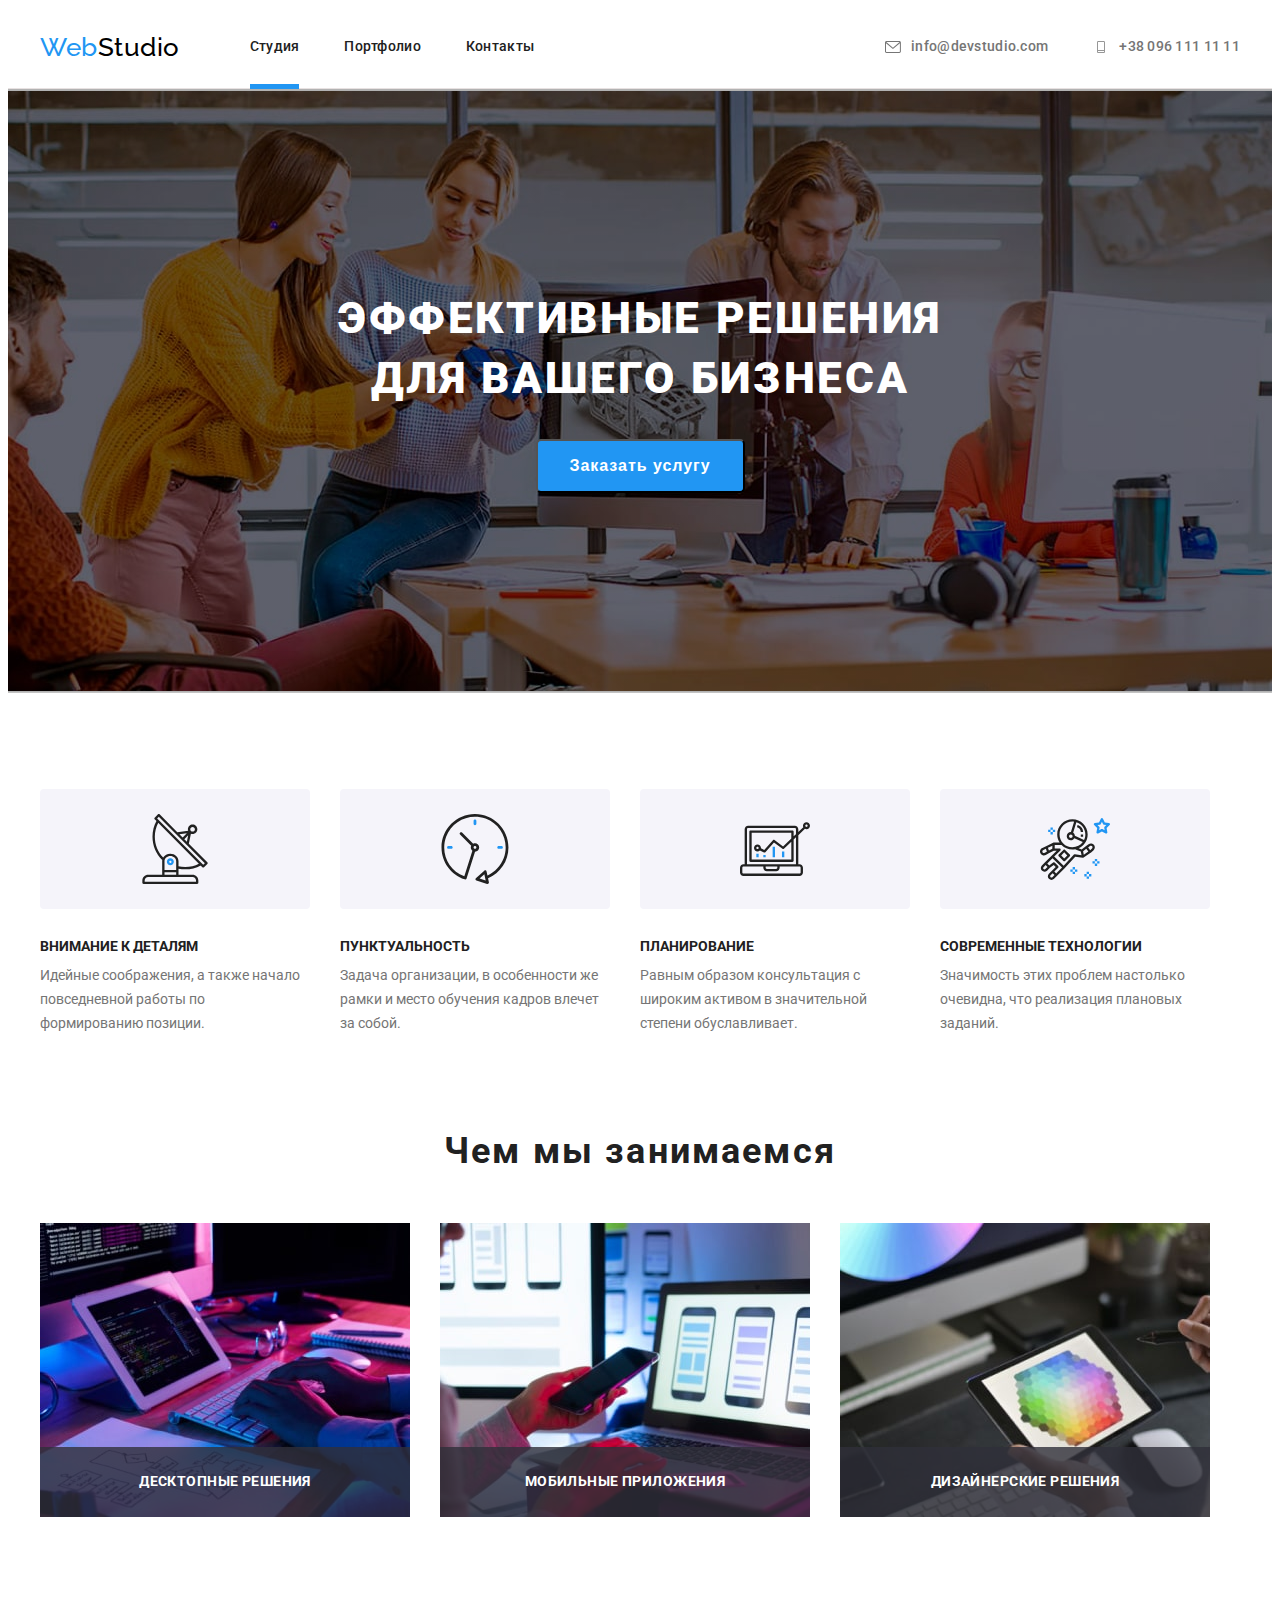
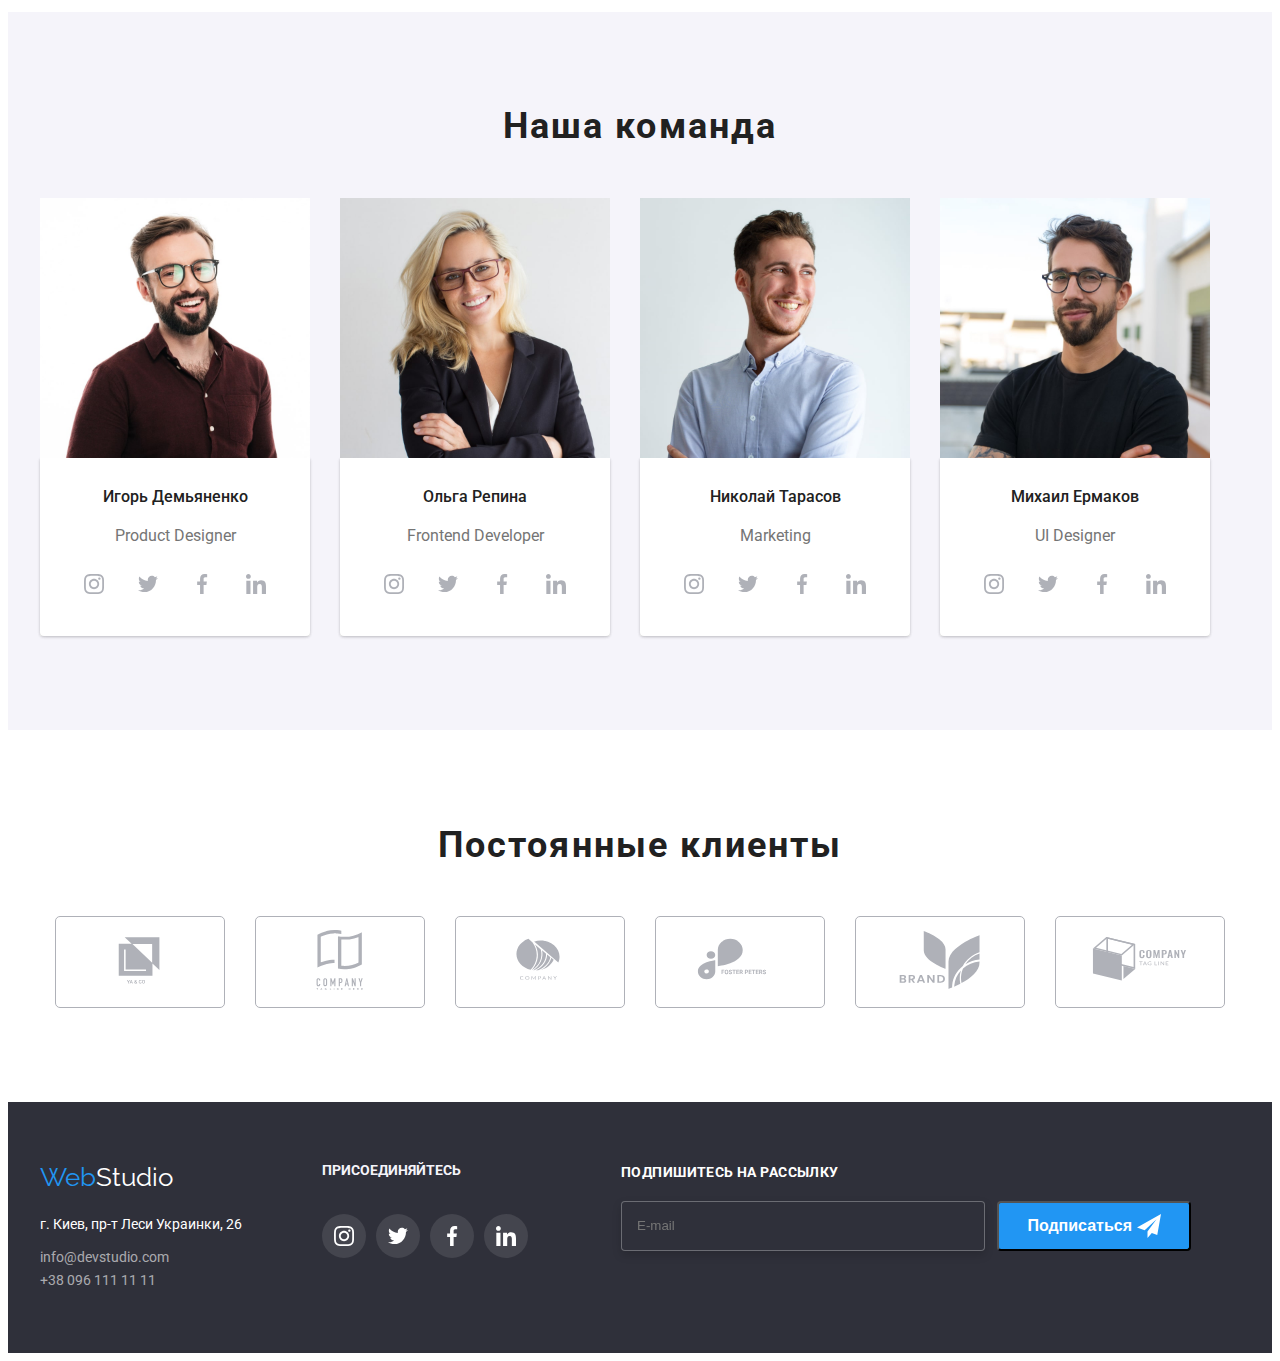
<file: index.html>
<!DOCTYPE html>
<html lang="ru">
<head>
    <meta charset="UTF-8">
    <meta http-equiv="X-UA-Compatible" content="IE=edge">
    <meta name="viewport" content="width=device-width, initial-scale=1.0">
    <title>Document</title>
    <link rel="preconnect" href="https://fonts.googleapis.com">
<link rel="preconnect" href="https://fonts.gstatic.com" crossorigin>
<link href="https://fonts.googleapis.com/css2?family=Raleway:wght@700&family=Roboto:wght@400;500;700;900&display=swap" rel="stylesheet">
<link rel="stylesheet" href="https://cdnjs.cloudflare.com/ajax/libs/modern-normalize/1.1.0/modern-normalize.min.css" integrity="sha512-wpPYUAdjBVSE4KJnH1VR1HeZfpl1ub8YT/NKx4PuQ5NmX2tKuGu6U/JRp5y+Y8XG2tV+wKQpNHVUX03MfMFn9Q==" crossorigin="anonymous" referrerpolicy="no-referrer" />
    <link rel="stylesheet" href="./css/main.css">
</head>
<body>
    <!--Шапка-->
    <header class="header">
       <div class="container headernav">
           <div class="site-navitems">
            <a href="" class="logo site-nav link"> <span class="span-logo">Web</span>Studio</a>
           </div>
          
            <nav class="navigation site-nav">
               <ul class="site-nav list">
                    <li class="site-navitems link underline"> <a href="./index.html" class="current-page linkheader link">Студия</a></li>
                    <li class="site-navitems link underline" >  <a href= "./portfolio.html" class=" linkheader link">Портфолио</a></li>
                    <li class="site-navitems link underline"> <a href="" class=" linkheader  link">Контакты</a></li>
               </ul>
            </nav>    
              <div class="contact site-nav">
                  <ul class="contact-nav list">
                      <li class="site-navitems tel"> 
                       
                          <a  href="mailto:info@devstudio.com" class="linkheader link">
                            <svg class="mail-icon" width="16" height="12"> 
                                <use href="./images/sprite.svg#envelope"></use>
                            </svg>
                              info@devstudio.com</a></li>
                      <li class="site-navitems tel">
                        
                           <a href="tel:+38096111111" class="linkheader link">
                            <svg class="phone-icon" width="16" height="12"> 
                                <use href="./images/sprite.svg#Vectorphone "></use>
                            </svg>
                               +38 096 111 11 11</a></li>
                  </ul>
               </div>
       </div>
      
    </header>
    <main>
        <!-- Секция заговолок-->
           <section class="section">
               <h1 class="main-title">Эффективные решения <br> для вашего бизнеса</h1>
               <button type="button" class="button"data-modal-open> Заказать услугу</button>
               <div class="backdrop is-hidden"data-modal>
                   <div class="modal">
                       <button type="button" class="btn-modal-close"data-modal-close>
                        <div>
                            <svg class="description-icon" width="18" height="18"> 
                                <use href="./images/sprite.svg#close-black"></use>
                            </svg>
                         </div>
                       </button>
                       

                      <!-- Форма -->
                      <form action="" class="form">
                        <b>Оставте свои даные, мы вам перезвоним</b>
                          <ul class="form-info">
                              <li class="form-contact">
                                  <label class="label-form" for="name"> Имя</label>
                                  <input class="input-form" type="text" name="name" id="name">
                                  <svg class="icon-form" width="18" height="18">
                                      <use href="./images/sprite.svg#person"></use>
                                  </svg>
                                  
                              </li>
                              <li class="form-contact">
                                <label class="label-form" for="tel"> Телефон</label>
                                <input class="input-form" type="tel" name="tel" id="tel">
                                <svg class="icon-form" width="18" height="18">
                                    <use href="./images/sprite.svg#tel"></use>
                                </svg>
                              </li>
                              <li class="form-contact" >
                                <label class="label-form" for="email"> Почта</label>
                                <input class="input-form" type="email" name="email" id="email">
                                <svg class="icon-form" width="18" height="18">
                                    <use href="./images/sprite.svg#email"></use>
                                </svg>
                              </li>
                              <li class="form-contact" >
                                <label for="comment" class="label-form">Комментарий</label>
                                <textarea class="textarea" name="comment" id="comment" placeholder="Введите текст"></textarea>
                              </li>

                          </ul>

                          <div class="checkbox-inform">
                              <input class="checkbox" type="checkbox" value="policy" name="policy" id="policy">
                              
                              <label class="checkbox-label" for="policy">Соглашаюсь с рассылкой и принимаю</label>
                              <a href=" "> Условия договора</a>
                          </div>
                          <button class="form-btn" type="submit">Отправить</button>
                      </form>

                   </div>
               </div>
           </section>

              <!-- Секция-описание -->
         <section class="servies"> 
             <div class="container">
                <h2 class="visually-hidden"> Услуги бизнеса</h2>
                <ul class="title-second list">
                   <li class="servies-li">
                     <div class="icon-image" width="270" height="120">
                        <svg class="description-icon" width="70" height="70"> 
                            <use href="./images/sprite.svg#antenna"></use>
                        </svg>
                     </div>
                     <h3 class="second-title">Внимание к деталям</h3>
                        <p class="section-description" > Идейные соображения, а также начало повседневной работы по формированию позиции.</p>
                   </li>
                     <li class="servies-li" >
                        <div class="icon-image" width="270" height="120">
                            <svg class="description-icon" width="70" height="70"> 
                                <use href="./images/sprite.svg#clock"></use>
                            </svg>
                         </div>
                     <h3 class="second-title">Пунктуальность</h3> 
                     <p class="section-description" > Задача организации, в особенности же рамки и место обучения кадров влечет за собой. </p>
                      </li>
                    <li class="servies-li" >
                        <div class="icon-image" width="270" height="120">
                            <svg class="description-icon" width="70" height="70"> 
                                <use href="./images/sprite.svg#diagram"></use>
                            </svg>
                         </div>
                    <h3 class="second-title">Планирование</h3>
                    <p class="section-description">Равным образом консультация с широким активом в значительной степени обуславливает.</p>
                 </li>
                <li class="servies-li" >
                    <div class="icon-image" width="270" height="120">
                        <svg class="description-icon" width="70" height="70"> 
                            <use href="./images/sprite.svg#astronaut"> </use>
                        </svg>
                     </div>
                    <h3 class="second-title" >Современные технологии</h3>
                    <p class="section-description" >Значимость этих проблем настолько очевидна, что реализация плановых заданий.</p>
                 </li>
                </ul>
             </div>
                
         </section>
           
          
       <!--Секция описание услуг-->
       <section class="imgsection">
           <div class=" container ">
            <h2 class=" section-title img" >Чем мы занимаемся</h2>
            <ul class=" imgtitle list">
                <li class="itemsimg"> <img src="./images/image1.jpg" alt="печатает на компе" width="370" height="294">
                <div class="overley-text">
                    <p>Десктопные решения</p>
                </div>
            </li>
                <li class="itemsimg" > <img src="./images/image2.jpg" alt="ввод даных" width="370" height="294">
                    <div class="overley-text">
                        <p>Мобильные приложения</p>
                    </div>
            </li>
                <li class="itemsimg" ><img src="./images/image3.jpg" alt="просмотр страниц" width="370" height="294">
                    <div class="overley-text">
                        <p>Дизайнерские решения</p>
                    </div>
            </li>
            </ul>
           </div>  
       </section>
       <!--Команда-->
       <section class="teamsection">
           <div class="container">
            <h2 class="section-title team">Наша команда</h2>
            <ul class=" teamtitle list">
                <li class="itemsimg image" > 
                    <img src="./images/img1.jpg" alt="Игорь" width="270" height="260">
                    <div class="comanda">
                        <h3 class="second-title name">Игорь Демьяненко</h3>
                         <p class="page-name">Product Designer </p>
                         <ul class="icon-contacts">
                            <li class="icon-team"width="206" height="44">
                                <a href="" class="icon-team-link">
                                <svg class="iconteam" width="20" height="20">
                                 <use href="./images/sprite.svg#instagram"></use>
                             </svg></a>
                         </li>
                             <li class="icon-team"width="206" height="44">
                                <a href="" class="icon-team-link">
                                <svg class="iconteam" width="20" height="20">
                                 <use href="./images/sprite.svg#twitter"></use>
                             </svg></a>
                            </li>
 
                            <li class="icon-team"width="206" height="44">
                             <a href="" class="icon-team-link">
                             <svg class="iconteam" width="20" height="20">
                                 <use href="./images/sprite.svg#facebook"></use>
                             </svg></a>
                         </li> 
 
                         <li class="icon-team"width="206" height="44">
                             <a href="" class="icon-team-link">
                             <svg class="iconteam" width="20" height="20">
                                 <use href="./images/sprite.svg#linkedin"></use>
                             </svg></a>
                         </li>
                         </ul>
                        </div>
                    
                      </li>
                       <li class="itemsimg image">
                        <img src="./images/img2.jpg" alt="Ольга" width="270" height="260">
                        <div class="comanda"> 
                        <h3 class="second-title name">Ольга Репина</h3>
                      <p class="page-name" >Frontend Developer</p>
                      <ul class="icon-contacts">
                        <li class="icon-team"width="206" height="44">
                            <a href="" class="icon-team-link">
                            <svg class="iconteam" width="20" height="20">
                             <use href="./images/sprite.svg#instagram"></use>
                         </svg></a>
                     </li>
                   <li class="icon-team"width="206" height="44">
                            <a href="" class="icon-team-link">
                            <svg class="iconteam" width="20" height="20">
                             <use href="./images/sprite.svg#twitter"></use>
                         </svg></a>
                        </li>

                        <li class="icon-team"width="206" height="44">
                         <a href="" class="icon-team-link">
                         <svg class="iconteam" width="20" height="20">
                             <use href="./images/sprite.svg#facebook"></use>
                         </svg></a>
                     </li> 

                     <li class="icon-team"width="206" height="44">
                         <a href="" class="icon-team-link">
                         <svg class="iconteam" width="20" height="20">
                             <use href="./images/sprite.svg#linkedin"></use>
                         </svg></a>
                     </li>
                     </ul>
                     </div>
                     
                </li>
                <li class="itemsimg image">
                    <img src="./images/img3.jpg" alt="Николай" width="270" height="260">
                    <div class="comanda" >
                        <h3 class="second-title name">Николай Тарасов</h3>
                        <p class="page-name" >Marketing</p>
                        <ul class="icon-contacts">
                            <li class="icon-team"width="206" height="44">
                                <a href="" class="icon-team-link">
                                <svg class="iconteam" width="20" height="20">
                                 <use href="./images/sprite.svg#instagram"></use>
                             </svg>
                            </a>
                         </li>
                       <li class="icon-team"width="206" height="44">
                                <a href="" class="icon-team-link">
                                <svg class="iconteam" width="20" height="20">
                                 <use href="./images/sprite.svg#twitter"></use>
                             </svg>
                            </a>
                            </li>
 
                            <li class="icon-team"width="206" height="44">
                             <a href="" class="icon-team-link">
                             <svg class="iconteam" width="20" height="20">
                                 <use href="./images/sprite.svg#facebook"></use>
                             </svg></a>
                         </li> 
 
                         <li class="icon-team"width="206" height="44">
                             <a href="" class="icon-team-link">
                             <svg class="iconteam" width="20" height="20">
                                 <use href="./images/sprite.svg#linkedin"></use>
                             </svg></a>
                         </li>
                         </ul>

                    </div>
                      
                 </li>
                <li class="itemsimg image" >
                    <img src="./images/img4.jpg" alt="Михаил" width="270" height="260">
                    <div class="comanda" >
                        <h3 class="second-title name" >Михаил Ермаков</h3>
                       <p class="page-name">UI Designer</p>

                       <ul class="icon-contacts">
                           <li class="icon-team"width="206" height="44">
                               <a href="" class="icon-team-link">
                               <svg class="iconteam" width="20" height="20">
                                <use href="./images/sprite.svg#instagram"></use>
                               </svg></a>
                            </li>
                           <li class="icon-team" width="206" height="44">
                               <a href="" class="icon-team-link">
                               <svg class="iconteam" width="20" height="20">
                                <use href="./images/sprite.svg#twitter"></use>
                               </svg></a>
                           </li>

                           <li class="icon-team"width="206" height="44">
                                <a href="" class="icon-team-link">
                               <svg class="iconteam" width="20" height="20">
                                <use href="./images/sprite.svg#facebook"></use>
                               </svg></a>
                        </li> 

                        <li class="icon-team"width="206" height="44">
                            <a href="" class="icon-team-link">
                            <svg class="iconteam" width="20" height="20">
                                <use href="./images/sprite.svg#linkedin"></use>
                            </svg></a>
                        </li>
                        </ul>
                   </div>
                    </div>    
                  </li>
            </ul>
        </div>
       </section>
 
       <section class="clients">
           <div class="container">
            <h2 class="section-title team titleclient">Поcтоянные клиенты</h2>
            <ul class="client-section">
                <li class="client-list">
                 <button class="client-icon-button"></a>
                  <svg class="client-icon" width="106" height="60"> 
                  <use href="./images/sprite.svg#Logo-YACO"> </use>
                  </svg>
                </li>
                <li class="client-list" >
                 <button class="client-icon-button">
                  <svg class="client-icon" width="106" height="60"> 
                  <use href="./images/sprite.svg#groupcompanytagline"> </use>
                  </svg>
                </li>
 
                <li class="client-list">
                  <button class="client-icon-button">
                  <svg class="client-icon" width="106" height="60"> 
                  <use href="./images/sprite.svg#Logocomp"> </use>
                  </svg>
                </li>
 
                <li class="client-list" >
                 <button class="client-icon-button">
                  <svg class="client-icon" width="106" height="60"> 
                  <use href="./images/sprite.svg#Logofoster"> </use>
                  </svg>
                </li>
 
                <li class="client-list" >
                 <button class="client-icon-button">
                  <svg class="client-icon" width="106" height="60"> 
                  <use href="./images/sprite.svg#groupbrand"> </use>
                  </svg>
                </li>
 
                <li class="client-list" >
                 <button class="client-icon-button">
                  <svg class="client-icon" width="106" height="60"> 
                  <use href="./images/sprite.svg#Logocompany"> </use>
                  </svg>
                </li>
                
            </ul>
           </div>
       </section>
    </main>

    <!-- Подвал-->
    <footer class=" footer">
        <div class="container">
          <div class="footerlistlogo">
              <div class="logolistfooter">
                <a href=""class="logo"> <span class="span-logo">Web</span>Studio</a>
                <address class=" adress footer-list">
                   <a href="https://goo.gl/maps/pzxFoQpz3jLBa3jg6" target="_blank" rel="noopener norefferrer" class="address">г. Киев, пр-т Леси Украинки, 26</a>
                  </address>
                 <div class="footer-list">
                <ul class="contact-navfooter list" >
                  <li> <a href="mailto:info@devstudio.com"class="tellfooter link">info@devstudio.com</a></li>
                  <li > <a href="tel:+38096111111"class=" tellfooter link">+38 096 111 11 11</a></li>
                   </ul> 
           </div>
              </div>       
              <div class="iconfooter">
                <h2 class="title-footer">Присоединяйтесь</h2>
                <ul class="icon-contacts">
                    <li class="icon-teamfooter"width="206" height="44">
                        <a href="" class="icon-teamfooter-link">
                        <svg class="iconteam" width="20" height="20">
                         <use href="./images/sprite.svg#instagram"></use>
                        </svg></a>
                     </li>
                    <li class="icon-teamfooter" width="206" height="44">
                        <a href="" class="icon-teamfooter-link">
                        <svg class="iconteam" width="20" height="20">
                         <use href="./images/sprite.svg#twitter"></use>
                        </svg></a>
                    </li>
    
                    <li class="icon-teamfooter"width="206" height="44">
                         <a href="" class="icon-teamfooter-link">
                        <svg class="iconteam" width="20" height="20">
                         <use href="./images/sprite.svg#facebook"></use>
                        </svg></a>
                 </li> 
    
                 <li class="icon-teamfooter"width="206" height="44">
                     <a href="" class="icon-teamfooter-link">
                     <svg class="iconteam" width="20" height="20">
                         <use href="./images/sprite.svg#linkedin"></use>
                     </svg></a>
                 </li>
                 </ul>
           </div>
           <!--Форма подписки-->
        <div class="subscribe ">
            <b>Подпишитесь на рассылку</b>
            <div class="subscribe-input">
                <input type="email" name="email" placeholder="E-mail" class="sub-field">
                 <button class="subscribe-btn">Подписаться</button>
            </div>
        </div>  


        </div>

      
       
    </footer>
  <script src="./js/modal.js"></script>
</body>

</html>
</file>
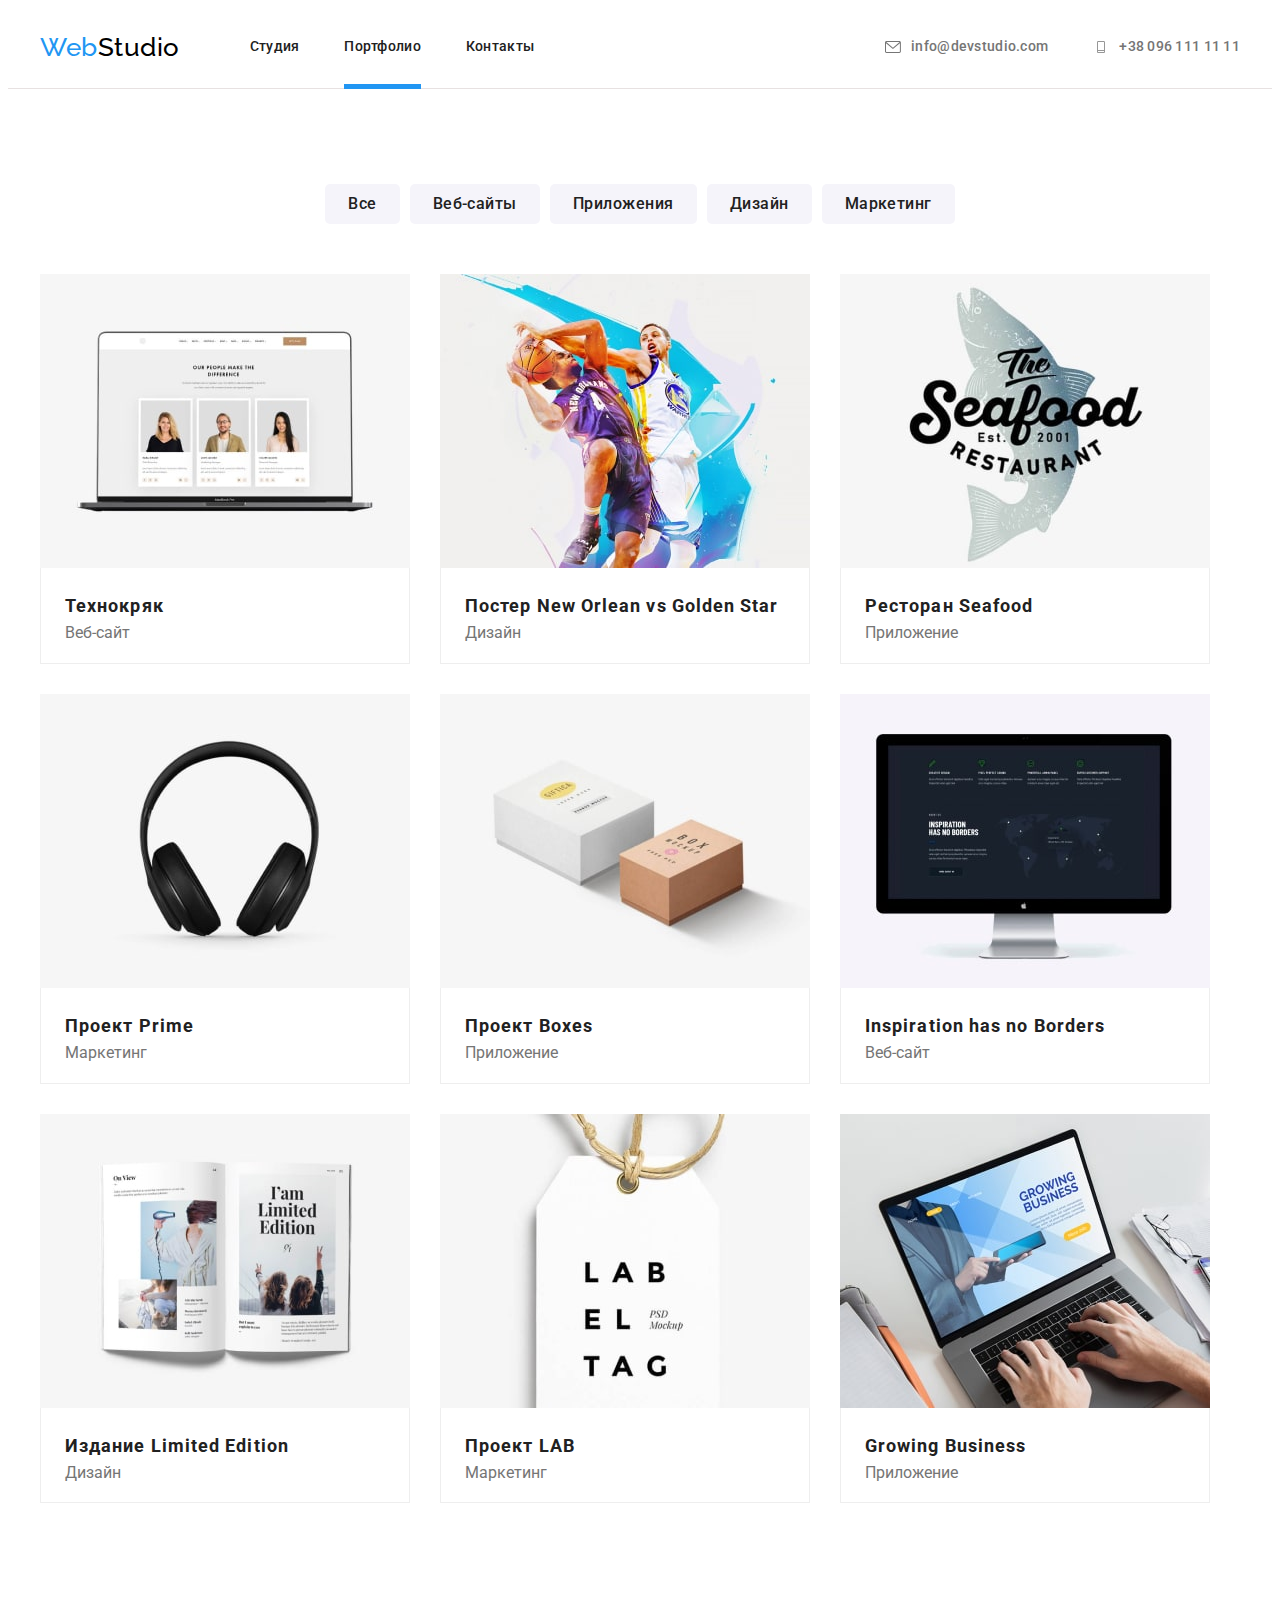
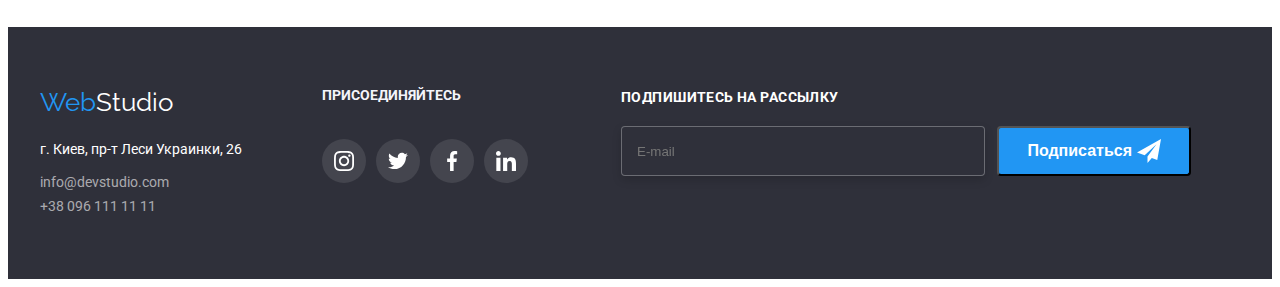
<file: portfolio.html>
<!DOCTYPE html>
<html lang="ru">
<head>
    <meta charset="UTF-8">
    <meta http-equiv="X-UA-Compatible" content="IE=edge">
    <meta name="viewport" content="width=device-width, initial-scale=1.0">
    <title>Document</title>
    <link rel="stylesheet" href="https://cdnjs.cloudflare.com/ajax/libs/modern-normalize/1.1.0/modern-normalize.min.css" integrity="sha512-wpPYUAdjBVSE4KJnH1VR1HeZfpl1ub8YT/NKx4PuQ5NmX2tKuGu6U/JRp5y+Y8XG2tV+wKQpNHVUX03MfMFn9Q==" crossorigin="anonymous" referrerpolicy="no-referrer" />
    <link rel="preconnect" href="https://fonts.googleapis.com">
<link rel="preconnect" href="https://fonts.gstatic.com" crossorigin>
<link href="https://fonts.googleapis.com/css2?family=Raleway:wght@700&family=Roboto:wght@400;500;700;900&display=swap" rel="stylesheet">
    <link rel="stylesheet" href="./css/main.css">
</head>
<body>
    <!--Шапка-->
    <header class="header">
        <div class="container headernav">
            <div class="site-navitems">
             <a href="" class="logo site-nav link"> <span class="span-logo">Web</span>Studio</a>
            </div>
           
             <nav class="navigation site-nav">
                <ul class="site-nav list">
                     <li class="site-navitems link underline"> <a href="./index.html" class="linkheader link">Студия</a></li>
                     <li class="site-navitems link underline" >  <a href= "./portfolio.html" class="current-page linkheader link">Портфолио</a></li>
                     <li class="site-navitems link underline"> <a href="" class="linkheader  link">Контакты</a></li>
                </ul>
             </nav>    
               <div class="contact site-nav">
                   <ul class="contact-nav list">
                       <li class="site-navitems tel"> 
                        
                           <a  href="mailto:info@devstudio.com" class="linkheader link">
                             <svg class="mail-icon" width="16" height="12"> 
                                 <use href="./images/sprite.svg#envelope"></use>
                             </svg>
                               info@devstudio.com</a></li>
                       <li class="site-navitems tel">
                         
                            <a href="tel:+38096111111" class="linkheader link">
                             <svg class="phone-icon" width="16" height="12"> 
                                 <use href="./images/sprite.svg#Vectorphone "></use>
                             </svg>
                                +38 096 111 11 11</a></li>
                   </ul>
                </div>
        </div>
       
     </header>
    <!--Портфолио-->
    <main>
        <section class="portfolio-section">
           <div class="container">
            <h1 class="visually-hidden">Портфолио</h1>
            <ul class="button-list list">
                <li class="btnli">
                    <button type="button" class="btnlist">Все</button>
                </li>
                <li class="btnli">
                    <button type="button" class="btnlist">Веб-сайты</button>
                </li>
                <li class="btnli" >
                    <button type="button" class="btnlist" >Приложения</button>
                </li>
                <li class="btnli" >
                    <button type="button" class="btnlist">Дизайн</button>
                </li>
                <li class="btnli" >
                    <button type="button" class="btnlist">Маркетинг</button>
                </li>
            </ul>
           </div>
          <div class="container">
            <ul class="portfolio-list list">
                <li class="card portfolioli">
                    <div class="portcard">
                        <a href="" class="porfoliolink"></a>
                        <img class="pictureport"src="./portfolimg/imgmin1.jpg" alt="портфолио" width="370" height="294">
                        <div class="text-information">
                            <p>Технокряк это современная площадка распространения коронавируса.
                                 Компании используют эту платформу для цифрового шпионажа и атак
                                  на защищённые сервера конкурентов.</p>
                        </div>
                    </div>
                     
                    <div class="cardli">
                        <h2  class="section-title">Технокряк</h2>
                        <p class="page-name cards">Веб-сайт</p>
                    </div>
                    
                </li>
                <li class="card portfolioli">
                    <div class="portcard">
                        <a href="" class="porfoliolink"></a>
                        <img class="pictureport"src="./portfolimg/imgmin2.jpg" alt="баскетболисты" width="370" height="294"  >
                        <div class="text-information">
                            <p>Технокряк это современная площадка распространения коронавируса.
                                 Компании используют эту платформу для цифрового шпионажа и атак
                                  на защищённые сервера конкурентов.</p>
                        </div>
                    </div>
                  
                    <div class="cardli">
                        <h2 class="section-title" >Постер New Orlean vs Golden Star</h2>
                        <p class="page-name cards">Дизайн</p>
                    </div>
                   
                </li>
                <li class="card portfolioli" >
                    <div class="portcard" >
                        <a href="" class="porfoliolink"></a>
                        <img class="pictureport"src="./portfolimg/imgmin3.jpg" alt="морская еда" width="370" height="294">
                        <div class="text-information">
                            <p>Технокряк это современная площадка распространения коронавируса.
                                 Компании используют эту платформу для цифрового шпионажа и атак
                                  на защищённые сервера конкурентов.</p>
                        </div>
                    </div>
                   
                    <div class="cardli">
                        <h2  class="section-title">Ресторан Seafood</h2>
                        <p class="page-name cards" >Приложение</p>
                    </div>
                   
                </li>
                <li class="card portfolioli">
                    <div class="portcard" >
                        <a href="" class="porfoliolink"></a>
                        <img class="pictureport" src="./portfolimg/imgmin4.jpg" alt="наушники" width="370" height="294">
                        <div class="text-information">
                            <p>Технокряк это современная площадка распространения коронавируса.
                                 Компании используют эту платформу для цифрового шпионажа и атак
                                  на защищённые сервера конкурентов.</p>
                        </div>
                    </div>
                   
                    <div class="cardli">
                        <h2 class="section-title" >Проект Prime</h2>
                        <p class="page-name cards " >Маркетинг</p>
                    </div>
                    
                </li>
                <li class="card portfolioli" >
                    <div class="portcard" >
                        <a href="" class="porfoliolink"></a>
                        <img class="pictureport" src="./portfolimg/imgmin5.jpg" alt="коробки" width="370" height="294">
                        <div class="text-information">
                            <p>Технокряк это современная площадка распространения коронавируса.
                                 Компании используют эту платформу для цифрового шпионажа и атак
                                  на защищённые сервера конкурентов.</p>
                        </div>
                    </div>
                    
                    <div class="cardli" >
                        <h2 class="section-title" >Проект Boxes</h2>
                        <p class="page-name cards ">Приложение</p>
                    </div>
                    
                </li>
                <li class="card portfolioli" >
                    <div class="portcard" >
                        <a href="" class="porfoliolink"></a>
                        <img class="pictureport" src="./portfolimg/imgmin6.jpg" alt="компютер" width="370" height="294">
                        <div class="text-information">
                            <p>Технокряк это современная площадка распространения коронавируса.
                                 Компании используют эту платформу для цифрового шпионажа и атак
                                  на защищённые сервера конкурентов.</p>
                        </div>
                    </div>
                   
                    <div class="cardli">
                        <h2 class="section-title">Inspiration has no Borders</h2>
                        <p class="page-name cards" >Веб-сайт</p>
                    </div>
                    
                </li>
                <li class="card portfolioli" >
                    <div class="portcard" >
                        <a href="" class="porfoliolink"></a>  
                        <img class="pictureport" src="./portfolimg/imgmin7.jpg" alt="книга" width="370" height="294">
                        <div class="text-information">
                            <p>Технокряк это современная площадка распространения коронавируса.
                                 Компании используют эту платформу для цифрового шпионажа и атак
                                  на защищённые сервера конкурентов.</p>
                        </div>
                    </div>
                    
                    <div class="cardli">
                        <h2 class="section-title" >Издание Limited Edition</h2>
                        <p class="page-name cards">Дизайн</p>
                    </div>
                    
                </li>
                <li class="card portfolioli" >
                    <div class="portcard" >
                        <a href="" class="porfoliolink"></a>
                        <img class="pictureport" src="./portfolimg/imgmin8.jpg" alt="лейбел" width="370" height="294">
                        <div class="text-information">
                            <p>Технокряк это современная площадка распространения коронавируса.
                                 Компании используют эту платформу для цифрового шпионажа и атак
                                  на защищённые сервера конкурентов.</p>
                        </div>
                    </div>
                    
                    <div class="cardli" >
                        <h2 class="section-title" >Проект LAB</h2>
                        <p class="page-name cards" >Маркетинг</p>
                    </div>
                   
                </li>
                <li class="card portfolioli">
                    <div class="portcard">
                        <a href="" class="porfoliolink"></a>
                        <img class="pictureport" src="./portfolimg/imgmin9.jpg" alt="печатает на компе" width="370" height="294">
                        <div class="text-information">
                            <p>Технокряк это современная площадка распространения коронавируса.
                                 Компании используют эту платформу для цифрового шпионажа и атак
                                  на защищённые сервера конкурентов.</p>
                        </div>
                    </div>
                    
                    <div class="cardli" >
                        <h2 class="section-title" >Growing Business</h2>
                        <p class="page-name cards " >Приложение</p>
                    </div>
                  
                </li>
            </ul>  

          </div>
           
        </section>
    </main>
    <!-- Подвал-->
    <footer class=" footer">
        <div class="container">
            <div class="footerlistlogo">
                <div class="logolistfooter">
                  <a href=""class="logo"> <span class="span-logo">Web</span>Studio</a>
                  <address class=" adress footer-list">
                     <a href="https://goo.gl/maps/pzxFoQpz3jLBa3jg6" target="_blank" rel="noopener norefferrer" class="address">г. Киев, пр-т Леси Украинки, 26</a>
                    </address>
                   <div class="footer-list">
                  <ul class="contact-navfooter list" >
                    <li> <a href="mailto:info@devstudio.com"class="tellfooter link">info@devstudio.com</a></li>
                    <li > <a href="tel:+38096111111"class=" tellfooter link">+38 096 111 11 11</a></li>
                     </ul> 
             </div>
                </div>       
                <div class="iconfooter">
                  <h2 class="title-footer">Присоединяйтесь</h2>
                  <ul class="icon-contacts">
                      <li class="icon-teamfooter"width="206" height="44">
                          <a href="" class="icon-teamfooter-link">
                          <svg class="iconteam" width="20" height="20">
                           <use href="./images/sprite.svg#instagram"></use>
                          </svg></a>
                       </li>
                      <li class="icon-teamfooter" width="206" height="44">
                          <a href="" class="icon-teamfooter-link">
                          <svg class="iconteam" width="20" height="20">
                           <use href="./images/sprite.svg#twitter"></use>
                          </svg></a>
                      </li>
      
                      <li class="icon-teamfooter"width="206" height="44">
                           <a href="" class="icon-teamfooter-link">
                          <svg class="iconteam" width="20" height="20">
                           <use href="./images/sprite.svg#facebook"></use>
                          </svg></a>
                   </li> 
      
                   <li class="icon-teamfooter"width="206" height="44">
                       <a href="" class="icon-teamfooter-link">
                       <svg class="iconteam" width="20" height="20">
                           <use href="./images/sprite.svg#linkedin"></use>
                       </svg></a>
                   </li>
                   </ul>
             </div>
             <!--Форма подписки-->
          <div class="subscribe ">
              <b>Подпишитесь на рассылку</b>
              <div class="subscribe-input">
                  <input type="email" name="email" placeholder="E-mail" class="sub-field">
                   <button class="subscribe-btn">Подписаться</button>
              </div>
          </div>  
  
  
          </div>
    </footer>
    
</body>
</file>
<file: css/main.css>
:root{
    --title-white-color :#FFFFFF;
    --title-black-color:#212121;
    --link-blue-color: #2196F3;
    --logo-black-color:#000000;
    --text-gray-color:#757575;
    
    }
    body{
    background-color:var(--title-white-color);
    color: var(--text-gray-color);
    font-family: Roboto, sans-serif;
    }
    h1,h2,h3,p{
        margin: 0;
        padding: 0;
    }
    ul{
        margin: 0;
        padding: 0;
    }
    img{
        display: block;
    }
    
     /*  HEADER/
     /*NAV*/
     .container {
         width: 1200px;
         padding-left: 15px;
         padding-right: 15px;
         margin-left: auto;
         margin-right: auto;
         
     }
     .header{
        padding-top: 24px;
        padding-bottom: 25px;
        border-bottom:1px solid #e7e1e1;
        
     }
     .headernav{
         display: flex;
         align-items: center;
         
     }
     .header .logo{
         color:var(--logo-black-color);
         font-family: Raleway;
         font-size: 26px;
         line-height: 1.19;
         text-decoration: none;
         
     }
     .span-logo{
         color:var(--link-blue-color) ;
     }
     .logo:hover{
         color: var(--link-blue-color);
         transition: color 250ms cubic-bezier(0.4, 0, 0.2, 1);
     }
     .header .span-logo:hover{
         color: var(--logo-black-color);
         transition: color 250ms cubic-bezier(0.4, 0, 0.2, 1);
     }
     .logo{ 
        display:inline-block;

    }
     .list{
         list-style: none;
     }
     .link{
         text-decoration: none;
     }
      .current-page{
         text-decoration: none;
         position: relative;
         color: var(--link-blue-color);
     }
   
      .current-page::after{
        display:inline-block;
        position: absolute;
        top: 45px;
        left: 0; /*изменить на right:0;, чтобы изменить направление подчёркивания */
        width:100%;/*задаём длинну линии до наведения курсора*/
       height: 5px; /*задаём ширину линии*/
        background-color: var(--link-blue-color); /*задаём цвет линии*/
        content: "";
        
        
    }
     

     .site-nav {
         display: flex;
         font-weight: 500;
         font-size: 14px;
         line-height: 1.14;
         letter-spacing: 0.02em;
         text-decoration: none;
        }
     
       .navigation{
           margin-left: 70px;
       }
     .site-nav .link{
         color: var(--title-black-color);
         display: flex;
         transition: color 250ms cubic-bezier(0.4, 0, 0.2, 1);
     }
     .site-nav :not(:last-child){
         margin-right: 45px;
        }
     .contact-nav ,
     .site-nav {
        display: flex;
     
       
    } 
    
    .contact{
        margin-left: auto;
    }
    
     .contact-nav .link{
        color:#757575;
        font-style: 400;
        font-weight: 500;
        font-size: 14px;
        line-height: 1.14;
        transition: color 250ms cubic-bezier(0.4, 0, 0.2, 1);
     }
   
     .site-nav .link:hover,
     .site-nav .link:focus{
         color:var(--link-blue-color);
        
     }
     .contact-nav .link:hover,
     .contact-nav .link:focus{
        color:var(--link-blue-color);
       
    }
    .mail-icon, .phone-icon{
        display: flex;
    }
    .mail-icon,
    .phone-icon{
        display: flex;
        fill: currentColor;
        margin-right: 10px;
    }
    .link, .mail-icon, .phone-icon{
        display: flex;
        align-items: center;
    }

    /* SECTION-MAIN*/
    
    .section{
        background-color: #2f303a;
        margin-top: 0;
        margin-bottom: 0;
        text-align: center;
        padding-top: 200px;
        padding-bottom: 200px;
        max-width: 1600px;
        margin-right: auto;
        margin-left: auto;
        background:linear-gradient(to right,rgb(0,0,0,0.3),rgb(0,0,0,0.3)), url("../images/imghero.jpg");
        
        background-position: center;
        background-repeat: no-repeat;
        
    }
    .visually-hidden{
        width: 1px;
        height: 1px;
        overflow: hidden;
        padding: 0;

    }
    .section .main-title{
        color: var(--title-white-color) ;
        font-weight: 900;
        font-size: 44px;
        line-height: 1.36;
        letter-spacing: 0.06em;
        text-transform: uppercase;
        margin-top: 0;
    }
    .section .button{
        color: var(--title-white-color) ;
        background-color: var(--link-blue-color);
        font-weight: 700;
        font-size: 16px;
        margin-top: 30px;
        line-height: 1.87;
        letter-spacing: 0.06em;
        border-radius: 5px;
        padding: 10px 32px;
       
    }
    /*.section .button:hover,
    .section .button:focus{
        color: var(--title-black-color) ;
        background-color: var(--title-white-color);
    }*/
   .backdrop{
        position: fixed;
      
        z-index: 2;

        top: 0;
        left: 0;
        height: 100%;
        width: 100%;
        background-color:rgba(0, 0, 0, 0.4);
        transform-origin: top;
        transform: translatey(0);
        transition: opacity 250ms cubic-bezier(0.4, 0, 0.2, 1), transform 250ms cubic-bezier(0.4, 0, 0.2, 1);

    }

    .backdrop.is-hidden{
        opacity: 1;
        transform: scaley(0);
        transform: translateY(-100%);
        pointer-events: none;
      
      
    }
    .modal {
        position:absolute;
         top: 50%;
        left: 50%;
        transform: translate(-50%, -50%);
        z-index: 3;
        width: 528px;
        height: 581px;
        box-sizing: border-box;


        background:#FFFFFF;
        box-shadow: 0px 1px 3px rgba(0, 0, 0, 0.12),
        0px 1px 3px rgba(0, 0, 0, 0.14), 
        0px 1px 3px rgba(0, 0, 0, 0.2);

        border-radius: 4px;
         padding-top: 50px;
         padding: 40px;
         text-align: center;
         transition:transform 250ms cubic-bezier(0.4, 0, 0.2, 1);

    }
    .description-icon{
        fill: #000000;
        display: flex;
        justify-content: center;
        text-align: center;
    

    }
        
    .btn-modal-close{
          position: absolute;
          top: 8px;
          right: 8px;
          display: flex;
          padding: 0;
          margin: 0;
          cursor: pointer;
          background-color:#FFFFFF;
          border: 1px solid rgba(0,0,0,0.1);
          border-radius: 50%;
          align-items: center;
          justify-content: center;
          box-sizing: border-box;
          width: 30px;
          height: 30px;

       }
       .btn-modal-close:hover .description-icon{
           fill: #2196F3;
       }

       /*Форма*/

       .form{
           display: flex;
           flex-direction: column;
           
       }
       .form b{
           font-weight: 700;
           font-size: 20px;
           line-height: 1.15;
           text-align: center;
           letter-spacing: 0.03em;
           color: #212121;
           margin-bottom: 12px;
       }
       .form-info{
           list-style: none;
       }
       .form-contact{
           position: relative;
           display: flex;
           flex-direction: column;
           margin-bottom: 10px;
       }
       .label-form{
           margin-right: 463px;
           text-align: start;
           font-weight: 400;
           font-size: 12px;
           line-height: 14.06px;
           color: #757575;

       }

       .input-form{
           height: 40px;
           padding-left: 42px;
           box-sizing: border-box;
           border: 1px solid rgba(33, 33, 33, 0.2);
           border-radius: 4px;

           transition: border-color 1px solid rgba(33, 33, 33, 0.2);
       }
       .icon-form{
           position: absolute;
           top: 30%;
           left: 15px;

           transform: translateY(50%);
           transition: fill 250ms cubic-bezier(0.4, 0, 0.2, 1);
        }
       .input-form:focus ,
       .input-form:active {
           border-color:  var(--link-blue-color);
       }
       .input-form:focus + .icon-form,
       .input-form:active + .icon-form{
           fill: var(--link-blue-color);
       }

       .textarea{
           resize: none;
           font-size: 14px;
           line-height: 16px;
           letter-spacing: 0.01em;
           color: rgba(117,117,117,0.5);

           height: 120px;
           margin-bottom: 20px;
           padding: 12px;
           border: 1px solid rgba(33, 33, 33, 0.2);
           box-sizing: border-box;
           border-radius: 4px;
           transition: border-color 1px solid rgba(33, 33, 33, 0.2);
          
       }
       .textarea:focus{
           color: var(--title-black-color);
           
       }
       .checkbox-inform{
           display: flex;
           align-items: center;
           position: relative;
           margin-bottom: 30px;
           padding-left: 23px;
         
       
       }
       .checkbox-inform a {
           color: var(--link-blue-color);
           font-size: 14px;
           align-items: center;
        

       }
      
           .checkbox{
               position: absolute;
               -moz-apperance:none;
               -webkit-appearance: none;
               appearance: none;}

       .checkbox-label{
           display: flex;
           flex-direction: row;
           justify-content: start;
           align-items: center;
           font-size: 14px;
           line-height: 24px;
           letter-spacing: 0.03em;
       }
       .checkbox-label::before{
           content: ' ' ;
           display: block;
           width: 16px;
           height: 16px;
           border: 1px solid var(--logo-black-color);
           border-radius: 2px;
           margin-right: 5px;
       }

       .checkbox:checked + .checkbox-label::before{
           background: var(--link-blue-color);
           background-image: url(../images/ckeckbox.svg);
           background-repeat: no-repeat;
           background-size: cover;
           background-position: center;
           border: 2px solid var(--link-blue-color)

       }


       .form-btn{
           width: 200px;
           height: 50px;
           margin-left: auto;
           margin-right: auto;
           padding: 0;
           cursor: pointer;
           font-weight: bold;
           font-size: 16px;
           text-align: center;
           line-height: 1.86;
           letter-spacing: 0.06em;
           color: var(--title-white-color);
           background-color: var(--link-blue-color);
           border-radius: 4px;
           border: none;
           box-shadow: 0px 4px 4px rgba(0,0,0,0.15);
       }

    .title-second{
        display: flex;
    }
    .icon-image{      
        width: 270px;
        height: 120px;
        margin-bottom: 30px;
        background: #F5F4FA;
        border-radius: 4px;
        display:inline-flex;
        justify-content:center;
        align-items:center;
      }
    .servies{
        padding-top: 95px;
    }
    .servies-li{
        width: 270px;
        
    }
    
    .servies-li:not(:last-child){
        margin-right: 30px;
        
    }
   
    .section-title{
        color: var(--title-black-color);
        font-weight: 700;
        font-size: 18px;
        line-height: 2.00;
        letter-spacing: 0.06em;
    
    }
    .imgsection{
        padding-top: 95px;
        padding-bottom: 95px;
    }
    .second-title{
        color: var(--title-black-color);
        font-weight: 700;
        font-size: 14px;
        line-height: 1.14;
        text-transform: uppercase;
        margin-bottom: 10px;
        
    }
    .name{
        padding-bottom: 10px;
        text-align: center;
    }
    .page-name{
        text-align: center;
        font-size: 16px;
        line-height: 1.18;
    }
    .section-description{
        font-weight: 400;
        font-size: 14px;
        line-height: 1.71;
    }
    .list{
        display: flex;
    }
    .itemsimg:not(:last-child){
       margin-right: 30px;
    }
    .itemsimg {  
        position:relative;
    }
    .itemsimg .overley-text{
    position:absolute;
    bottom:0;
    width:100%;
     
    color:#FFFFFF;
         
    padding-top:27px;
    padding-bottom: 27px;
    background-color:rgba(47, 48, 58, 0.8);
    text-transform: uppercase;
    text-align: center;
    letter-spacing: 0.03em;
    line-height: 1.14;
    font-size: 14px;
    font-weight: 700;
    }

    .teamsection{
        padding-top: 94px;
        padding-bottom: 94px;
        background-color: #F5F4FA;
       /* width: 1200px;*/
    }
    
    .image{
        background-color: #FFFFFF;
        width: 270px;
        
    }
    
    .img,
    .team {
        margin-bottom: 50px;
        font-weight: 700;
        font-size: 36px;
        line-height: 1.16;
        text-align: center;
    }
    .name{
        font-weight: 500;
        font-size: 16px;
        line-height: 1.18;
        text-transform: inherit;
    }
    .comanda{
        padding-top: 30px;
        padding-bottom: 30px;
        background-color: white;
        box-shadow: 0px 1px 3px rgb(0,0,0,0.12),0px 1px 3px rgb(0,0,0,0.12);
        border-radius: 0px 0px 4px 4px;
    }
    .icon-contacts{
        display: flex;
        list-style: none;
        align-items: center;
        justify-content: center;
        padding-top: 16px;
        margin: 0;
    }
  
    .icon-team:not(:last-child){
        margin-right: 10px;
    }
    .icon-team-link {
        display: flex;
        align-items: center;
        justify-content: center;
        padding: 0;
        margin: 0;
        border: none;
        border-radius: 50%;
        width: 44px;
        height: 44px;
        background-color:#FFFFFF ;
        cursor: pointer;
        object-fit: contain;
        fill:#AFB1B8;
        transition: background-color 250ms cubic-bezier(0.4, 0, 0.2, 1),
        fill 250ms cubic-bezier(0.4, 0, 0.2, 1);
    }
    .icon-team-link:hover,
    .icon-team-link:focus {
        fill:#FFFFFF;
        background-color: var(--link-blue-color);
       
       
     }
    /* Постоянные клиенты */
    .clients{
        padding-top: 94px;
        padding-bottom: 94px;
    }
    .titleclient{
        font-size: 36px;
        line-height: 1.17;
        letter-spacing: 0,3em;
    }
    .client-section{
        display: flex;
        justify-content: center;
        flex-direction: row;
       
    }
    .client-list{
        list-style-type: none;
    }
    .client-list:not(:last-child){
        margin-right: 30px;
    }
    .client-icon-button{
        margin: 0;
        padding: 0;
        width: 170px;
        height: 92px;
        border: 1px solid #afb1b8;
        border-radius: 5px;
        background-color: #FFFFFF;
        cursor: pointer;
        fill: #afb1b8;
        transition: fill 250ms cubic-bezier(0.4, 0, 0.2, 1),
        background-color 250ms cubic-bezier(0.4, 0, 0.2, 1) ;
    }
    .client-icon-button:hover,
    .client-icon-button:focus{
        fill: var(--link-blue-color);
        border-color: var(--link-blue-color);
       
    }



    /* FOOTER*/

    .footer{
        background-color: #2f303a;
        /*width: 1200px;*/
        padding-top: 60px;
        padding-bottom: 60px;
        

    }
    .footerlistlogo{
        display: flex; 
       
    }
        
    .footer .logo{
        color: var(--title-white-color);
        font-family: Raleway;
        font-size: 26px;
        line-height: 1.19;
        text-decoration: none;
        display: inline-block;
    }
    .span-logo{
        color: var(--link-blue-color);
        transition: color 250ms cubic-bezier(0.4, 0, 0.2, 1);
    }
    .logo:hover{
        color:var(--link-blue-color);
       
    }
    .span-logo:hover{
        color:var(--title-white-color);
        
    }
    .address {
        text-decoration: none;
        color: var(--title-white-color);
        font-size: 14px;
        line-height: 1.71;
        font-style: normal;
        transition: color 250ms cubic-bezier(0.4, 0, 0.2, 1);
    }
    .footer-list .address:hover,
    .footer-list .address:focus{
        color: var(--link-blue-color);
        
    }
    .footer-list .link {
        color: rgb(255, 255,255,0.6);
        font-size: 14px;
        line-height: 1.71;
        text-decoration: none;
    }
    .adress{
        display: block;
        margin-top: 20px; 
        margin-bottom: 9px;
    }
    
    .contact-navfooter{
        display: block;
        flex-direction: column;
        margin-top: 0px;
        margin-bottom: 0px;
        padding-left: 0px;
           
    }
    .telmailli:not(:last-child){
        margin-bottom: 9px;
    }
  /*соцсети*/
  .iconfooter{
      display: flex;
     flex-direction: column;
     margin-left: 80px;
    
    
  }
    .title-footer{
        font-size: 14px;
        line-height: 1,72;
        letter-spacing: 0,03em;
        color: #F5F4FA;
        text-transform: uppercase;
        margin-bottom: 20px;
    }
    .icon-teamfooter:not(:last-child){
        margin-right: 10px;
    }
    .icon-teamfooter-link {
        display: flex;
        align-items: center;
        justify-content: center;
        padding: 0;
        margin: 0;
        border: none;
        border-radius: 50%;
        width: 44px;
        height: 44px;
        background-color: rgb(255,255,255,0.1) ;
        cursor: pointer;
        object-fit: contain;
        fill:var(--title-white-color);
        transition: fill 250ms cubic-bezier(0.4, 0, 0.2, 1),
        background-color 250ms cubic-bezier(0.4, 0, 0.2, 1); ;
    }
    .icon-teamfooter-link:hover,
    .icon-teamfooter-link:focus {
        fill:#FFFFFF;
        background-color: var(--link-blue-color);
    }
        
    .subscribe{
        width: 570px;
        
        margin-left: 93px;
        
        
        
    }
    .subscribe-input{
        display: flex;
        justify-content: space-between;
        }
   
   
    .subscribe b{
        display: inline-block;
        margin-bottom: 20px;
        font-weight: 700;
        font-size: 14px;
        line-height: 1.14;
        letter-spacing: 0.03em;
        text-transform: uppercase;
        color: var(--title-white-color);
    }
    .subscribe-btn{
        display: flex;
        align-items: center;
        flex-basis: 200px;
        height: 50px;
        padding: 10px 28px;
        background-color: var(--link-blue-color);
        border-radius: 4px;
        font-weight: 700;
        font-size: 16px;
        line-height: 1.87;
        text-align: center;
        color: var(--title-white-color);
        cursor: pointer;
    }
    .subscribe-btn::after{
        content: " ";
        width: 24px;
        height: 24px;
        display: inline-block;
        margin-left: 5px;
        background: url(../images/icon-send.svg);
    }

    .sub-field{
        flex-basis: 100%;
        padding: 15px;
        margin-right: 12px;
        background-color: #2f303a;
        color: var(--title-white-color);
        border: 1px solid rgba(250, 250, 250, 0.3);
        box-sizing: border-box;
        border-radius: 4px;
        filter: drop-shadow(0px 4px 4px rgba(0, 0, 0, 0.15));
    }
    
    /* PORTFOLIO*/
    
    .portfolio-section {
          padding-top: 94px;
          padding-bottom: 94px ;}

 
     .btnlist{
        color: var(--title-black-color);
        background-color:#F5F4FA;
        font-family: Roboto, sans-serif;
        cursor: pointer;
        font-weight: 500;
        font-size: 16px;
        line-height: 1.62;
        letter-spacing: 0.03em; 
        border-radius: 5px;
        border: 1px solid transparent;
        transition: color 250ms cubic-bezier(0.4, 0, 0.2, 1),
         bacground-color 250ms cubic-bezier(0.4, 0, 0.2, 1);
    }
    .button-list {
        justify-content: center;
        margin-bottom: 50px;
       
    }
    .btnli:not(:last-child){
        margin-right: 10px;
       
    }
    
    .btnlist{
        padding: 6px 22px;
        
    }
    
    .portfolio-section .btnlist:hover,
    .portfolio-section .btnlist:focus{
        background-color:var(--link-blue-color);
        color: var(--title-white-color); 
        box-shadow: 0px 4px 4px rgb(0,0,0,0.25),0px 4px 4px rgb(0,0,0,0.25); 
       
    }
    .portfolio-list{
        display: flex;
        flex-wrap: wrap;
        margin-left: -30px;
    }
    .portfolioli{
        width: 370px;
    }
    .portfolioli{
        flex-basis: ((100% - 3*30px)/3);
        margin-left: 30px;
        margin-bottom: 30px;
    }
    .portfolioli:hover,
    .portfolioli:focus{
        box-shadow:0px 1px 1px rgb(0,0,0,0.12),1px 4px 6px rgb(0,0,0,0.16); 
        cursor: pointer;
       
    }
    .cards{
        text-align: start;
    }
    .cardli{
       padding:20px 24px;
       border-bottom: #EEEEEE solid;
       border-left: #EEEEEE solid;
       border-right: #EEEEEE solid;
       border-width: 1px;
     }

     
     .portcard{
        position: relative;
        overflow: hidden;
    }
 

    .text-information{
        position: absolute;
        height: 100%;
        top: 0;
        left: 0;
      
        overflow: auto;
        display: flex;
        align-items: center;
        padding-right: 24px;
        padding-left: 24px;
        background-color: rgb(33, 150, 243, 0.9);
        transform: translateY(100%);
        transition: transform 500ms linear;
        

    }
    .text-information p{
        color: #FFFFFF;
        font-weight: 400;
        font-size: 18px;
        line-height: 1.56;
        letter-spacing: 0,03em;
        
    }
   .portcard:hover .text-information,
   .portcard:focus .text-information{
       transform: translateY(0%);
       }
</file>
